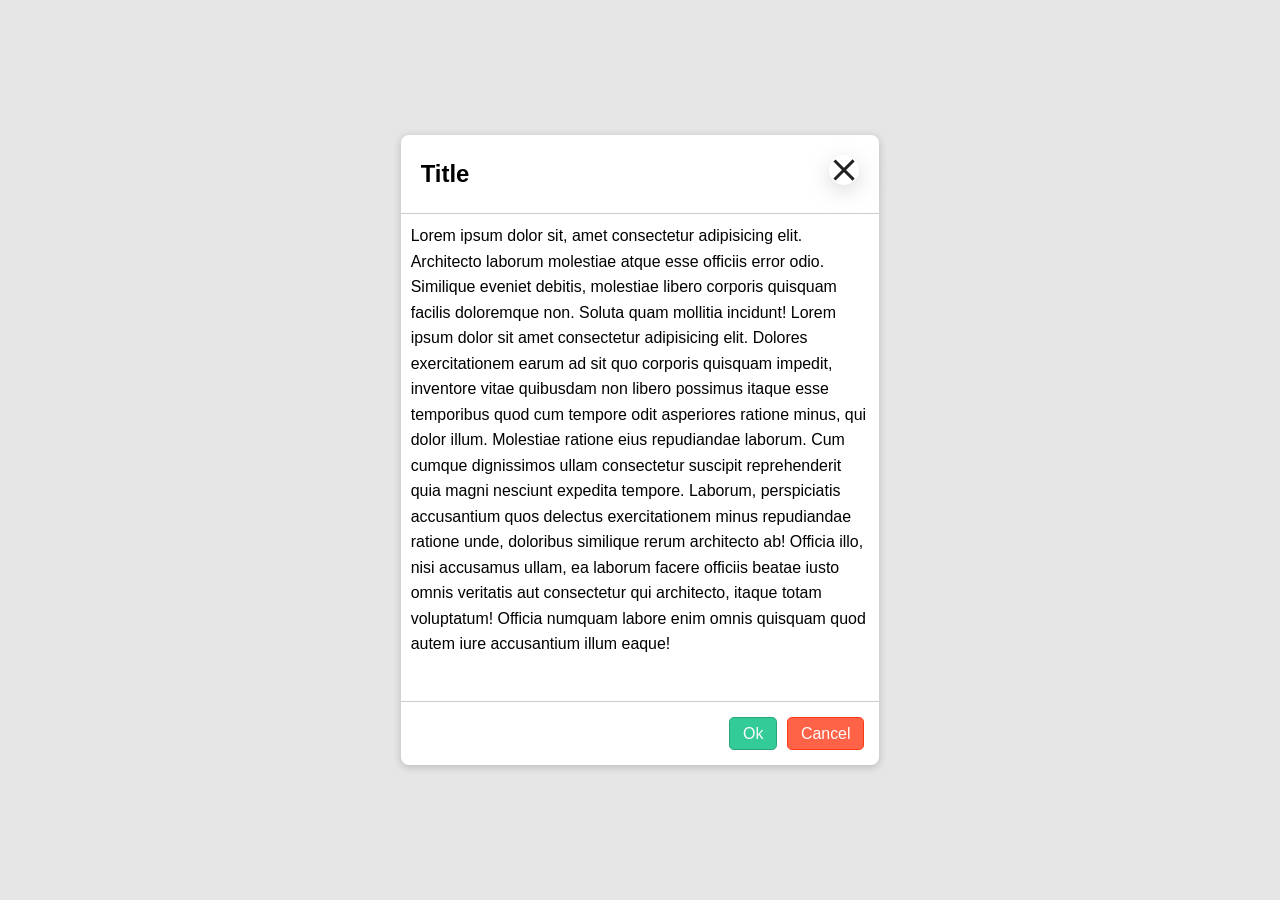
<file: index.html>
<!DOCTYPE html>
<html lang="en">
  <head>
    <meta charset="UTF-8" />
    <meta http-equiv="X-UA-Compatible" content="IE=edge" />
    <meta name="viewport" content="width=device-width, initial-scale=1.0" />
    <link rel="stylesheet" href="styles.css" />
    <title>Document</title>
  </head>
  <body>
    <section class="card">
      <header class="child header">
        <h1>title</h1>
        <div class="cross"></div>
      </header>
      <main class="child main">
        <p>
          Lorem ipsum dolor sit, amet consectetur adipisicing elit. Architecto
          laborum molestiae atque esse officiis error odio. Similique eveniet
          debitis, molestiae libero corporis quisquam facilis doloremque non.
          Soluta quam mollitia incidunt! Lorem ipsum dolor sit amet consectetur
          adipisicing elit. Dolores exercitationem earum ad sit quo corporis
          quisquam impedit, inventore vitae quibusdam non libero possimus itaque
          esse temporibus quod cum tempore odit asperiores ratione minus, qui
          dolor illum. Molestiae ratione eius repudiandae laborum. Cum cumque
          dignissimos ullam consectetur suscipit reprehenderit quia magni
          nesciunt expedita tempore. Laborum, perspiciatis accusantium quos
          delectus exercitationem minus repudiandae ratione unde, doloribus
          similique rerum architecto ab! Officia illo, nisi accusamus ullam, ea
          laborum facere officiis beatae iusto omnis veritatis aut consectetur
          qui architecto, itaque totam voluptatum! Officia numquam labore enim
          omnis quisquam quod autem iure accusantium illum eaque!
        </p>
      </main>
      <footer class="child footer">
        <button class="btn btn1">Ok</button>
        <button class="btn btn2">Cancel</button>
      </footer>
    </section>
  </body>
</html>
</file>
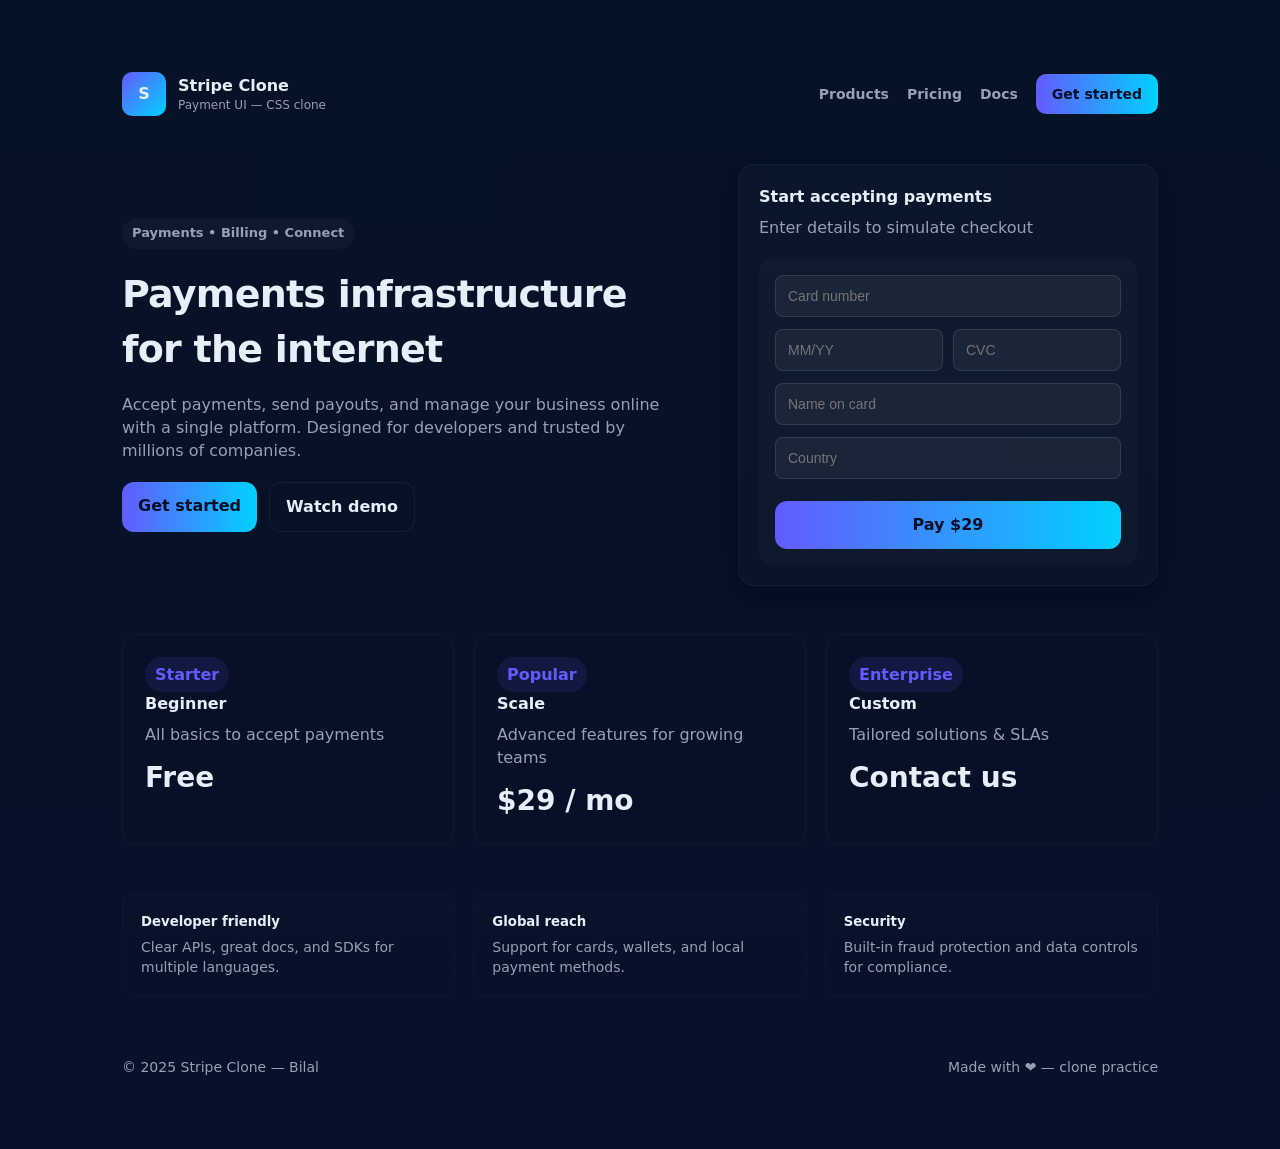
<file: clone.html>
<!doctype html>
<html lang="en">
<head>
  <meta charset="utf-8" />
  <meta name="viewport" content="width=device-width,initial-scale=1" />
  <title>Stripe Landing - Clone</title>
  
  <link rel="stylesheet" href="style.css">
</head>
<body>
  <div class="site">
    <header>
      <div class="brand">
        <div class="logo">S</div>
        <div>
          <div style="font-weight:800">Stripe Clone</div>
          <div style="font-size:12px;color:var(--muted)">Payment UI — CSS clone</div>
        </div>
      </div>
      <nav>
        <a href="#">Products</a>
        <a href="#">Pricing</a>
        <a href="#">Docs</a>
        <a class="cta" href="#">Get started</a>
      </nav>
      <div class="hamburger" onclick="document.querySelector('.mobile-menu').classList.toggle('open')">
        <span></span><span></span><span></span>
      </div>
      <div class="mobile-menu">
        <a href="#">Products</a>
        <a href="#">Pricing</a>
        <a href="#">Docs</a>
        <a class="cta" href="#">Get started</a>
      </div>
    </header>

    <main>
      <section class="hero">
        <div>
          <div class="eyebrow">Payments • Billing • Connect</div>
          <h1>Payments infrastructure for the internet</h1>
          <p class="lead">Accept payments, send payouts, and manage your business online with a single platform. Designed for developers and trusted by millions of companies.</p>
          <div class="actions">
            <a class="btn primary" href="#">Get started</a>
            <a class="btn" href="#">Watch demo</a>
          </div>
        </div>

        <aside>
          <div class="card shadow">
            <h3>Start accepting payments</h3>
            <div class="muted">Enter details to simulate checkout</div>

            <div class="checkout-box">
              <input type="text" placeholder="Card number" class="input" />
              <div style="display:flex;gap:10px;flex-wrap:wrap">
                <input type="text" placeholder="MM/YY" class="input" style="flex:1" />
                <input type="text" placeholder="CVC" class="input" style="flex:1" />
              </div>
              <input type="text" placeholder="Name on card" class="input" />
              <input type="text" placeholder="Country" class="input" />
              <a class="btn primary" style="width:100%;margin-top:10px;display:inline-block;text-align:center" href="#">Pay $29</a>
            </div>
          </div>
        </aside>
      </section>

      <section>
        <div class="pricing">
          <div class="plan">
            <div class="tag">Starter</div>
            <h4>Beginner</h4>
            <p class="muted">All basics to accept payments</p>
            <div class="price">Free</div>
          </div>
          <div class="plan">
            <div class="tag">Popular</div>
            <h4>Scale</h4>
            <p class="muted">Advanced features for growing teams</p>
            <div class="price">$29 / mo</div>
          </div>
          <div class="plan">
            <div class="tag">Enterprise</div>
            <h4>Custom</h4>
            <p class="muted">Tailored solutions & SLAs</p>
            <div class="price">Contact us</div>
          </div>
        </div>

        <div class="features-grid">
          <div class="fcard">
            <h5>Developer friendly</h5>
            <p>Clear APIs, great docs, and SDKs for multiple languages.</p>
          </div>
          <div class="fcard">
            <h5>Global reach</h5>
            <p>Support for cards, wallets, and local payment methods.</p>
          </div>
          <div class="fcard">
            <h5>Security</h5>
            <p>Built-in fraud protection and data controls for compliance.</p>
          </div>
        </div>
      </section>
    </main>

    <footer>
      <div>© 2025 Stripe Clone — Bilal</div>
      <div>Made with ❤️ — clone practice</div>
    </footer>
  </div>

  <script>
    // Toggle animation for mobile menu
    const menu = document.querySelector('.mobile-menu');
    menu.classList.remove('open');
    document.querySelector('.hamburger').addEventListener('click', ()=>{
      menu.style.display = menu.style.display === 'flex' ? 'none' : 'flex';
    });
  </script>
</body>
</html>
</file>
<file: styles.css>
:root {
  font-size: 62.3%;
}

* {
  margin: 0px;
  padding: 0;
  box-sizing: border-box;
}

body {
  font-size: 1.6rem;
  font-family: sans-serif;
  width: 100vw;
  height: 100vh;
  display: flex;
  justify-content: center;
  align-items: center;
  line-height: 1.6;
  /* padding: 1rem; */
  background-color: hsl(0, 0%, 90%);
}

.card {
  /* border: 1px solid black; */
  width: 100%;
  max-width: 48rem;
  height: 70vh;
  margin: 1rem;
  display: flex;
  flex-direction: column;
  border-radius: 0.5em;
  box-shadow: 0 4px 12px rgba(255, 255, 255, 0.05), 0 2px 8px rgba(0, 0, 0, 0.2);
  background-color: white;
}

.cross {
  /* border: 1px solid hsl(0, 0%, 76%); */
  position: relative;
  width: 3rem;
  height: 3rem;
  cursor: pointer;
  box-shadow: 0 6px 20px hsla(0, 0%, 76%, 0.6);
  transition: all 0.2s ease;
  border-radius: 100000px;
}

.cross:hover {
  box-shadow: 0 8px 28px hsla(0, 0%, 76%, 0.4);
  transform: translateY(-1px);
}
.cross:active {
  box-shadow: 0 3px 10px hsla(0, 0%, 76%, 0.2);
  transform: translateY(1px);
}

.cross::after,
.cross::before {
  content: "";
  width: 90%;
  height: 3px;
  background-color: #222;
  display: block;
  position: absolute;
  top: 50%;
  left: 50%;
}

.cross::before {
  transform: translate(-50%, -50%) rotate(45deg);
}
.cross::after {
  transform: translate(-50%, -50%) rotate(-45deg);
}

.header {
  display: flex;
  justify-content: space-between;
  padding: 2rem;
  align-items: flex-start;
}

h1 {
  text-transform: capitalize;
}

.main {
  flex-grow: 1;
  padding: 1rem;
  overflow: scroll;
  box-shadow: inset 0 1px 0 rgba(0, 0, 0, 0.2),
    inset 0 -1px 0 rgba(0, 0, 0, 0.2);
}

footer {
  padding: 1.5rem;
  display: flex;
  justify-content: flex-end;
  gap: 1rem;
}

.btn {
  font-size: inherit;
  background: none;
  border: 1px solid black;
  padding: 0.4em 0.8em;
  border-radius: 0.3em;
  color: hsl(0, 0%, 99%);
  cursor: pointer;
}
.btn.btn1 {
  background-color: hsl(160, 60%, 50%);
  border-color: hsl(160, 60%, 40%);
}

.btn.btn1:hover {
  background-color: hsl(160, 60%, 45%);
  box-shadow: 0 6px 16px hsla(160, 60%, 40%, 0.4);
  transform: translateY(-2px);
}
.btn.btn1:active {
  background-color: hsl(160, 60%, 38%);
  box-shadow: 0 3px 8px hsla(160, 60%, 30%, 0.4);
  transform: translateY(1px);
}

.btn.btn2 {
  background-color: hsl(9, 100%, 64%);
  border-color: hsl(9, 100%, 54%);
}

.btn.btn2:hover {
  background-color: hsl(9, 100%, 59%);
  box-shadow: 0 6px 16px hsla(9, 100%, 54%, 0.4);
  transform: translateY(-2px);
}

.btn.btn2:active {
  background-color: hsl(9, 100%, 50%);
  box-shadow: 0 3px 8px hsla(9, 100%, 44%, 0.4);
  transform: translateY(1px);
}
</file>
<file: style.css>
:root{
      --bg:#0f1724;
      --card:#071026;
      --muted:#98a0b3;
      --accent:#635bff;
      --glass: rgba(255,255,255,0.03);
      --radius:14px;
      --gap:24px;
      font-family: Inter, ui-sans-serif, system-ui, -apple-system, "Segoe UI", Roboto, "Helvetica Neue", Arial;
    }
    *{box-sizing:border-box}
    body{margin:0;background:linear-gradient(180deg,#061226 0%, #07122a 100%);color:#e6eef8;line-height:1.45}
    .site{max-width:1100px;margin:40px auto;padding:32px}

    header{display:flex;align-items:center;justify-content:space-between;margin-bottom:48px;position:relative}
    .brand{display:flex;gap:12px;align-items:center}
    .logo{width:44px;height:44px;border-radius:10px;background:linear-gradient(135deg,var(--accent),#00d1ff);display:flex;align-items:center;justify-content:center;font-weight:700}
    nav{display:flex;gap:18px;align-items:center}
    nav a{color:var(--muted);text-decoration:none;font-weight:600;font-size:14px}
    .cta{background:linear-gradient(90deg,var(--accent),#00d1ff);padding:10px 16px;border-radius:10px;color:#041027;font-weight:700;text-decoration:none}

    /* Hamburger */
    .hamburger {display:none;flex-direction:column;gap:5px;cursor:pointer}
    .hamburger span {width:25px;height:3px;background:#fff;border-radius:3px;}

    .mobile-menu {display:none;flex-direction:column;gap:12px;position:absolute;top:100%;right:0;background:var(--card);padding:20px;border-radius:12px;margin-top:10px;box-shadow:0 10px 30px rgba(0,0,0,0.4)}
    .mobile-menu a{color:var(--muted);text-decoration:none;font-weight:600}

    .hero{display:grid;grid-template-columns:1fr 420px;gap:48px;align-items:center;margin-bottom:48px}
    .eyebrow{display:inline-block;background:var(--glass);color:var(--muted);padding:6px 10px;border-radius:999px;font-weight:600;font-size:13px;margin-bottom:18px}
    h1{font-size:38px;margin:0 0 16px;letter-spacing:-0.02em}
    p.lead{color:var(--muted);margin:0 0 20px}
    .actions{display:flex;gap:12px;flex-wrap:wrap}
    .btn{padding:12px 16px;border-radius:12px;border:1px solid rgba(255,255,255,0.06);background:transparent;color:inherit;text-decoration:none;font-weight:700}
    .primary{background:linear-gradient(90deg,var(--accent),#00d1ff);color:#041027;border:none}

    .card{background:linear-gradient(180deg, rgba(255,255,255,0.02), rgba(255,255,255,0.01));padding:20px;border-radius:16px;border:1px solid rgba(255,255,255,0.04)}
    .card h3{margin:0 0 8px;font-size:16px}
    .price{font-weight:800;font-size:24px}
    .features{display:grid;gap:10px;margin-top:14px}
    .feature{display:flex;gap:10px;align-items:center}
    .dot{width:10px;height:10px;border-radius:50%;background:linear-gradient(90deg,var(--accent),#00d1ff)}

    .checkout-box{margin-top:20px;padding:16px;background:rgba(255,255,255,0.02);border-radius:12px}
    .input{width:100%;padding:12px;border-radius:8px;border:1px solid rgba(255,255,255,0.1);background:rgba(255,255,255,0.05);color:#fff;margin-bottom:12px;font-size:14px}
    .input:focus{outline:none;border-color:var(--accent)}

    .pricing{display:grid;grid-template-columns:repeat(3,1fr);gap:20px;margin:48px 0}
    .plan{background:var(--card);padding:22px;border-radius:14px;border:1px solid rgba(255,255,255,0.03)}
    .plan h4{margin:0 0 8px}
    .plan p{margin:0;color:var(--muted)}
    .plan .price{font-size:28px;margin-top:12px}
    .tag{display:inline-block;background:rgba(99,91,255,0.12);padding:6px 10px;border-radius:999px;color:var(--accent);font-weight:700}

    .features-grid{display:grid;grid-template-columns:repeat(3,1fr);gap:18px;margin-top:30px}
    .fcard{background:linear-gradient(180deg, rgba(255,255,255,0.01), transparent);padding:18px;border-radius:12px;border:1px solid rgba(255,255,255,0.02)}
    .fcard h5{margin:0 0 6px}
    .fcard p{margin:0;color:var(--muted);font-size:14px}

    footer{margin-top:60px;color:var(--muted);font-size:14px;display:flex;justify-content:space-between;align-items:center;flex-wrap:wrap;gap:12px}

    @media (max-width:980px){
      .hero{grid-template-columns:1fr;}
      .site{padding:20px}
      .pricing{grid-template-columns:repeat(2,1fr)}
      .features-grid{grid-template-columns:repeat(2,1fr)}
    }
    @media (max-width:560px){
      nav{display:none}
      .hamburger{display:flex}
      .pricing{grid-template-columns:1fr}
      .features-grid{grid-template-columns:1fr}
      h1{font-size:28px}
    }

    .muted{color:var(--muted)}
    .shadow{box-shadow: 0 10px 30px rgba(2,6,23,0.6)}
</file>
